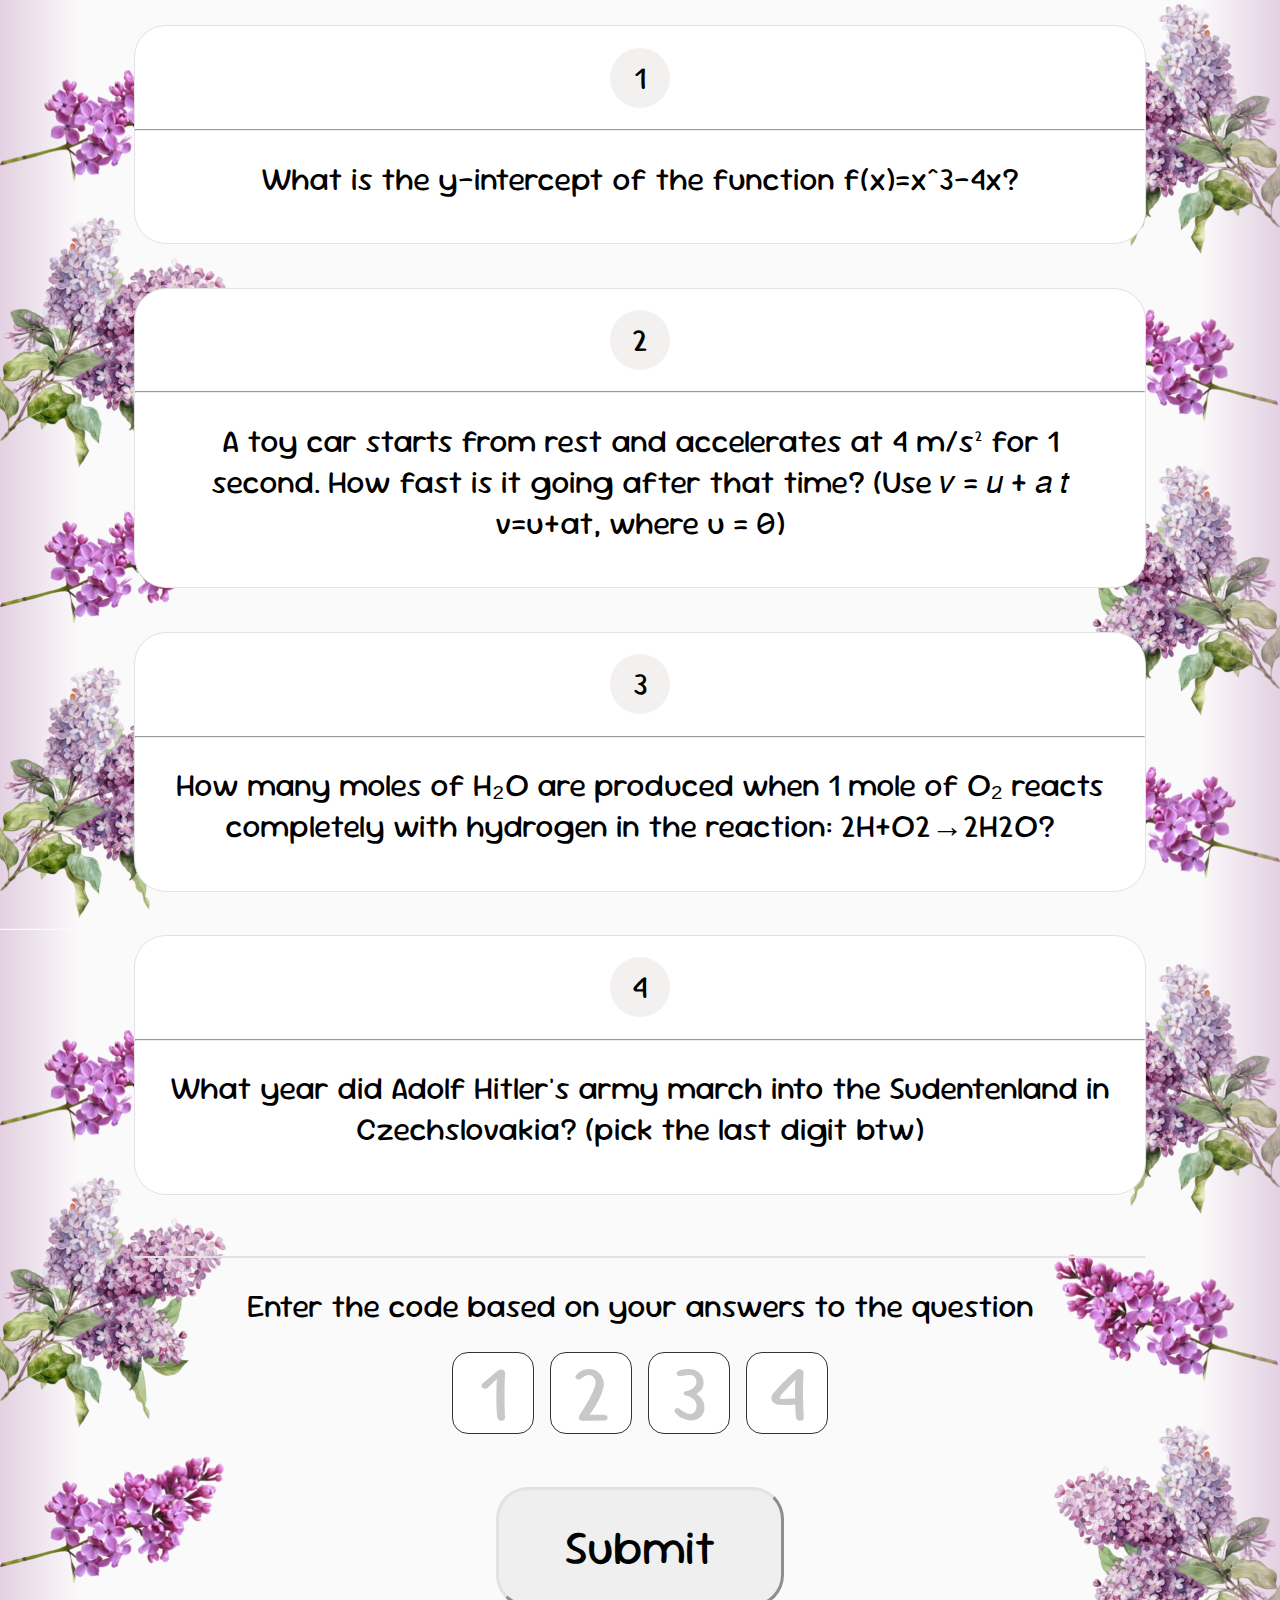
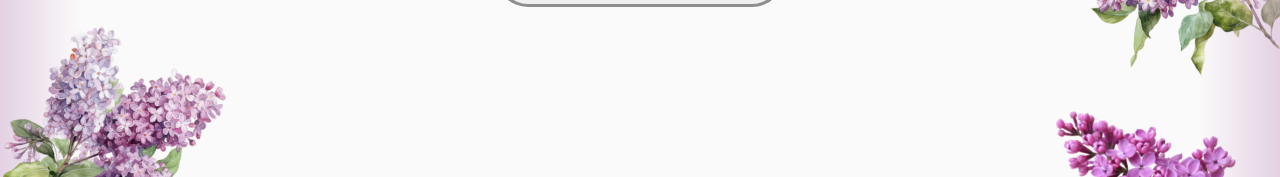
<file: index.html>
<!DOCTYPE html>
<html>
    <head>
        <link href="style.css" rel="stylesheet" type="text/css" />
        <title>???</title>
    </head>

    <body style="background-color:#fbfafa;">
        <style>
            body {
                background-image: url('lilacs.png');
                background-size: cover;
                background-position: center center;
                background-repeat: repeat;
                background-color:#fbfafa;
}
        </style>
        <center> <!-- Questions -->
        <div class="questionbox">
            <h1>1</h1>
            <hr>
            <h2 style="margin-left: 2rem; margin-right: 2rem;">What is the y-intercept of the function f(x)=x^3−4x?</h2>
            <br>
        </div>
            <br>
        <div class="questionbox">
            <h1>2</h1>
            <hr>
            <h2 style="margin-left: 2rem; margin-right: 2rem;">A toy car starts from rest and accelerates at 4 m/s² for 1 second. How fast is it going after that time? (Use 𝑣 = 𝑢 + 𝑎 𝑡 v=u+at, where u = 0)</h2>
            <br>
        </div>
            <br>
        <div class="questionbox">
            <h1>3</h1>
            <hr>
            <h2 style="margin-left: 2rem; margin-right: 2rem;">How many moles of H₂O are produced when 1 mole of O₂ reacts completely with hydrogen in the reaction: 2H​+O2​→2H2​O?</h2>
            <br>
        </div>
            <br>
        <div class="questionbox">
            <h1>4</h1>
            <hr>
            <h2 style="margin-left: 2rem; margin-right: 2rem;">What year did Adolf Hitler's army march into the Sudentenland in Czechslovakia? (pick the last digit btw) </h2>
            <br>
        </div>

        <br>
        <br>
        <div class="questionbox"></div>
            <h2>Enter the code based on your answers to the question</h2>
        </div>
        <form id="codeForm">
            <input type="text" placeholder="1" class="codechild" maxlength="1" id="digit1" oninput="moveToNext(this, 'digit2')"/>
            <input type="text" placeholder="2" class="codechild" maxlength="1" id="digit2" oninput="moveToNext(this, 'digit3')" />
            <input type="text" placeholder="3" class="codechild" maxlength="1" id="digit3" oninput="moveToNext(this, 'digit4')" />
            <input type="text" placeholder="4" class="codechild" maxlength="1" id="digit4" />
        </form>
        <br>
        <script>

            function moveToNext(currentInput, nextInputId) {
                if (currentInput.value.length >= currentInput.maxLength) {
                    document.getElementById(nextInputId).focus();
                }
            }

            function checkCode() {
                const digit1 = document.getElementById("digit1").value;
                const digit2 = document.getElementById("digit2").value;
                const digit3 = document.getElementById("digit3").value;
                const digit4 = document.getElementById("digit4").value;
                const submittedCode = digit1 + digit2 + digit3 + digit4;
                const resultElement = document.getElementById("result");

                if (submittedCode === "0228") {
                    window.location.href = "success.html";
                } else {
                    resultElement.textContent = "Incorrect code!";
                    document.getElementById("digit1").value = "";
                    document.getElementById("digit2").value = "";
                    document.getElementById("digit3").value = "";
                    document.getElementById("digit4").value = "";
                }
            }
        </script>
        <h2 id="result"></h2>
        <button onclick="checkCode()">Submit</button>
        </center>
        <br><br><br><br><br><br><br><br><br>
    </body>
</html>
</file>
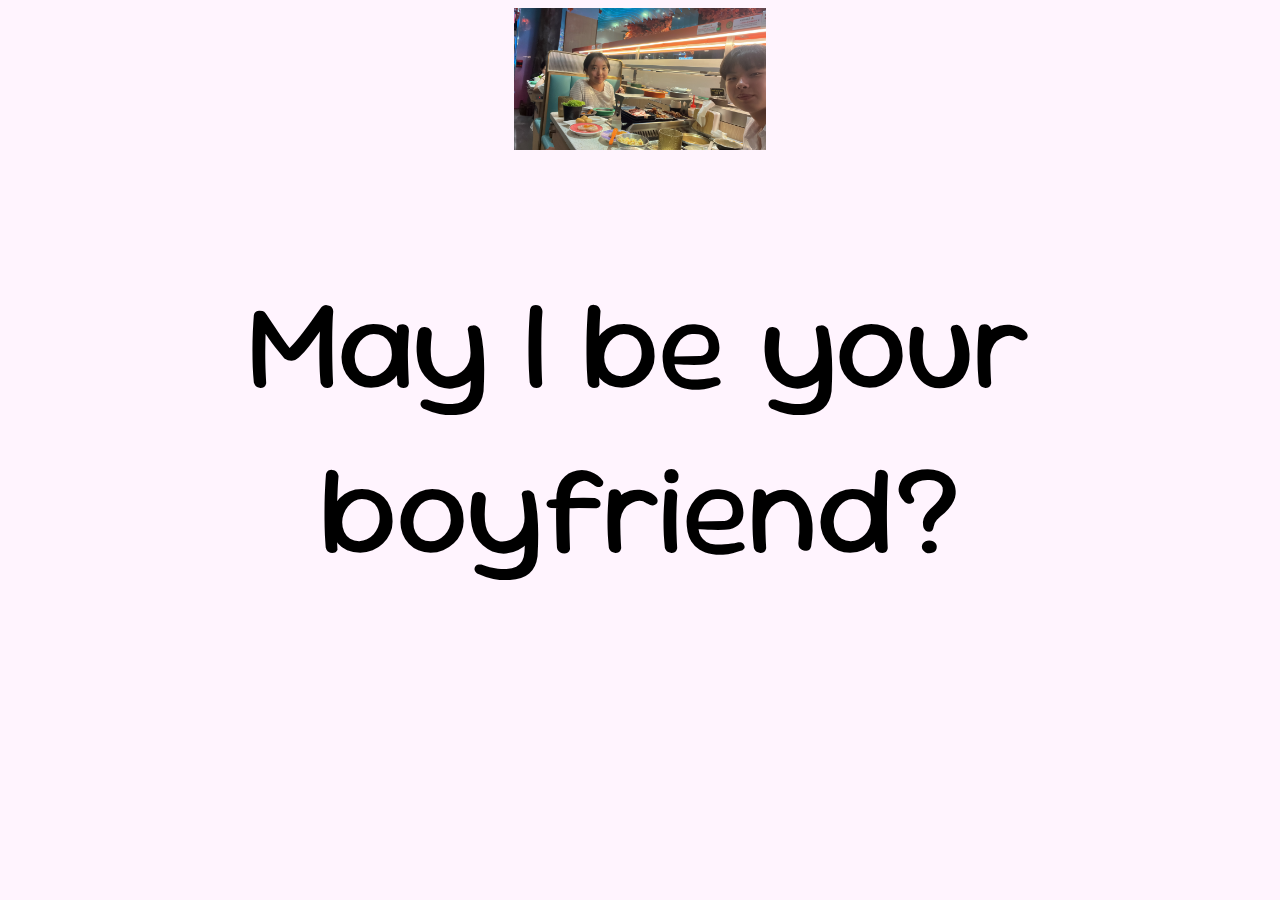
<file: confess.html>
<!DOCTYPE html>
<html style="background-color:rgb(255, 244, 254);">
<head>
   
    <meta charset="UTF-8" />
    <title>title</title>
    <link href="style.css" rel="stylesheet" type="text/css" />
</head>
<body>
    <center>
         <img src="72C92C78.jpg" style="width:20%;height:20%;">
        <h2 style="text-align: center; display: flex; justify-content: center; align-items: center;font-size:8rem;">May I be your boyfriend?</h2>
    </center>
</body>
</html>
</file>
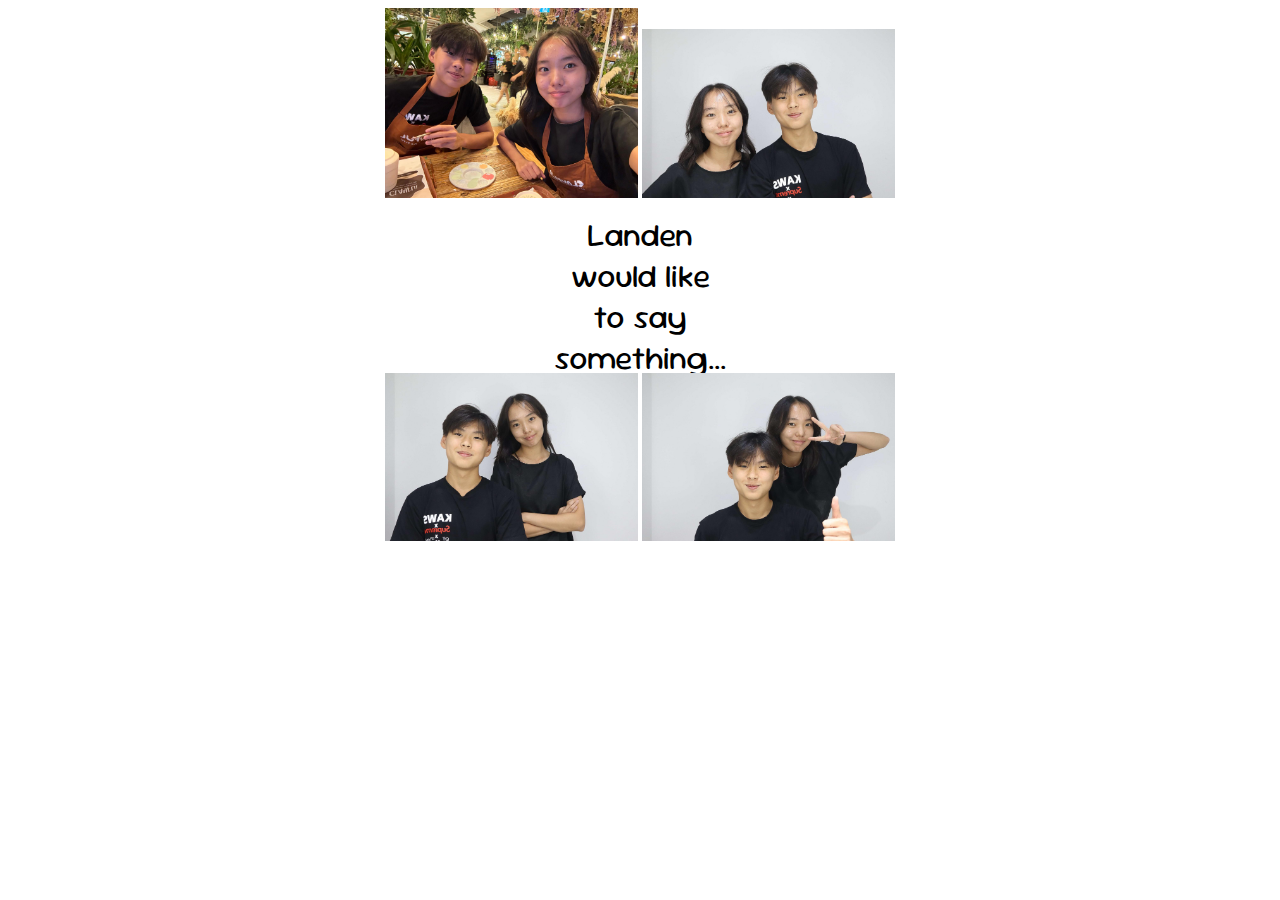
<file: success.html>
<!DOCTYPE html>
<html>
<head>
    <meta charset="UTF-8" />
    <title>!!!</title>
    <link href="style.css" rel="stylesheet" type="text/css" />
</head>
<body>
    <center>
        <img src="PHOTO-2025-04-16-22-18-02.jpg" style="width:20%;height:20%;">
        <img src="PHOTO-2025-04-16-22-18-08 4.jpg" style="width:20%;height:20%;">
        <br>
        <button style="border-color: transparent; background-color: transparent; text-align: center;font-size:2rem;" onclick=clickButton()>Landen would like to say something...</button>
        <br>
        <img src="PHOTO-2025-04-16-22-18-08 3.jpg" style="width:20%;height:20%;">
        <img src="PHOTO-2025-04-16-22-18-08 2.jpg" style="width:20%;height:20%;">
    </center>

    <script>
        function clickButton() {
            window.location.href = "confess.html";
        }
    </script>
</body>
</html>
</file>
<file: style.css>
html {
  height: 100%;
  width: 100%;
}

@font-face {
    font-family: SourGummy;
    src: url('SourGummy.ttf');
}

h1 {
    margin-left: 2rem;
    margin-right: 2rem;
    color: #000000;
    font: 3rem SourGummy, sans-serif;
    text-align: center;
    display: block;
    height: 60px;
    width: 60px;
    line-height: 60px;

    -moz-border-radius: 30px;
    border-radius: 30px;

    background-color:#f3f0f0;
    color: black;
    text-align: center;
    font-size: 2em;
}

h2 {
    font: 2rem SourGummy, sans-serif;
}

.questionbox {
  border-color: #e2e2e2;
  background-color: #ffffff;
  border-style: solid;
  border-width: 0.1rem;
  border-radius: 2rem;
  margin-left: 10%;
  margin-right: 10%;
  margin-top: 2%;
}

form {
  display: flex;
  justify-content: center;
}

button {
  border-color: #e2e2e2;
  border-width: 0.2rem;
  margin: 0.5rem;
  width: 6em;
  height: 2.5em;
  font: 3rem SourGummy, sans-serif;
  border-radius: 2rem;
}

.codechild {
  border-radius: 1rem;
  
  margin: 0 0.5rem;
  padding: 0.5rem;
  border: 0.05rem solid #333;
  width: 4rem;
  height: 4rem;
  text-align: center;
  font: 5rem SourGummy, sans-serif;
}

.special {
  margin-top: 2rem;
  font-size: 2rem;
  opacity: 1;
  visibility: visible;
  transition: all 0.3s ease;
}
.special i {
  font-size: 1rem;
  cursor: pointer;
}

input::placeholder {
    opacity: 0.4;
}
</file>
